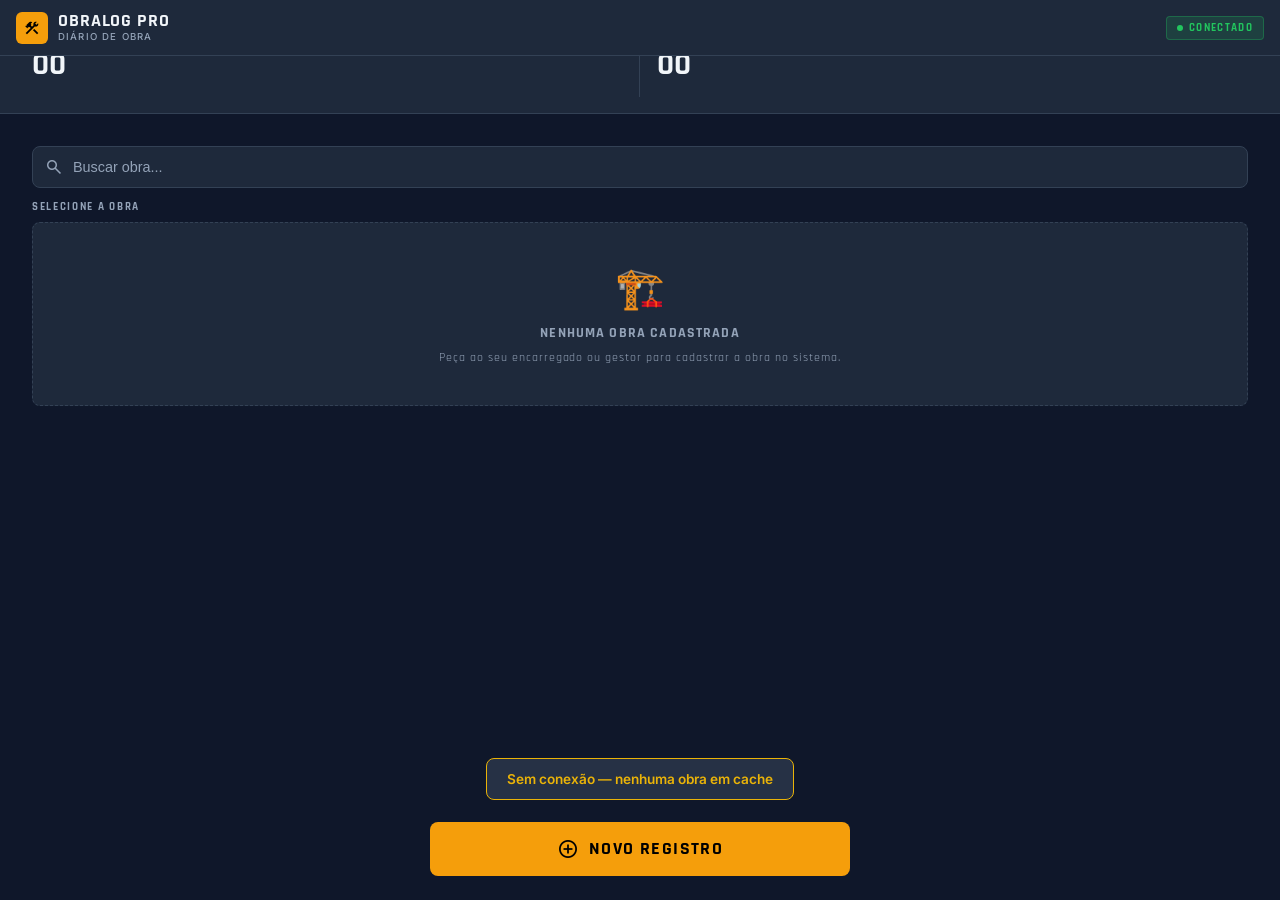
<file: index.html>
<!DOCTYPE html>
<html lang="pt-BR">
<head>
    <meta charset="utf-8">
    <meta name="viewport" content="width=device-width, initial-scale=1.0, maximum-scale=1.0, user-scalable=no">
    <meta name="theme-color" content="#0F172A">
    <title>OBRALOG PRO</title>
    
    <link rel="manifest" href="manifest.json">
    <link rel="apple-touch-icon" href="icon.png">
    <link rel="preconnect" href="https://fonts.googleapis.com">
    <link href="https://fonts.googleapis.com/css2?family=Rajdhani:wght@500;600;700&family=Inter:wght@400;500;600&display=swap" rel="stylesheet">
    <link href="https://fonts.googleapis.com/css2?family=Material+Symbols+Outlined:opsz,wght,FILL,GRAD@24,600,0,0" rel="stylesheet">

    <style>
        /* ============================================================
           DESIGN SYSTEM — OBRALOG PRO
           Tema: Industrial / Painel de Controle / Campo
        ============================================================ */
        :root {
            --bg:        #0F172A;
            --surface:   #1E293B;
            --surface2:  #263145;
            --border:    #334155;
            --primary:   #F59E0B;
            --primary-d: #D97706;
            --success:   #22C55E;
            --error:     #EF4444;
            --warn:      #EAB308;
            --text:      #F1F5F9;
            --muted:     #94A3B8;
            --radius:    8px;
        }

        * { box-sizing: border-box; margin: 0; padding: 0; -webkit-tap-highlight-color: transparent; }

        html, body {
            background: var(--bg);
            color: var(--text);
            font-family: 'Inter', system-ui, sans-serif;
            font-size: 16px;
            min-height: 100vh;
            overscroll-behavior: none;
        }

        /* HEADINGS — Rajdhani (militar/técnico) */
        .font-head { font-family: 'Rajdhani', sans-serif; }

        /* ---- UTILITÁRIOS ---- */
        .hidden { display: none !important; }
        .flex   { display: flex; }
        .col    { flex-direction: column; }
        .gap-8  { gap: 8px; }
        .gap-12 { gap: 12px; }
        .gap-16 { gap: 16px; }
        .center { align-items: center; justify-content: center; }

        /* ---- LOADING OVERLAY ---- */
        #loading-overlay {
            position: fixed; inset: 0; z-index: 200;
            background: rgba(15,23,42,0.92);
            display: none;
            flex-direction: column;
            align-items: center;
            justify-content: center;
            gap: 16px;
        }
        #loading-overlay.show { display: flex; }
        .spinner {
            width: 44px; height: 44px;
            border: 3px solid var(--border);
            border-top-color: var(--primary);
            border-radius: 50%;
            animation: spin 0.75s linear infinite;
        }
        @keyframes spin { to { transform: rotate(360deg); } }
        #loading-text {
            font-family: 'Rajdhani', sans-serif;
            font-size: 0.85rem;
            font-weight: 600;
            letter-spacing: 0.12em;
            text-transform: uppercase;
            color: var(--muted);
        }

        /* ---- TOAST ---- */
        #toast {
            position: fixed; bottom: 100px; left: 50%; transform: translateX(-50%) translateY(12px);
            background: var(--surface2);
            border: 1px solid var(--border);
            color: var(--text);
            padding: 12px 20px;
            border-radius: var(--radius);
            font-size: 0.85rem;
            font-weight: 600;
            white-space: nowrap;
            opacity: 0;
            transition: opacity 0.25s, transform 0.25s;
            z-index: 150;
            max-width: 90vw;
            white-space: normal;
            text-align: center;
        }
        #toast.show { opacity: 1; transform: translateX(-50%) translateY(0); }
        #toast.success { border-color: var(--success); color: var(--success); }
        #toast.warning { border-color: var(--warn);    color: var(--warn);    }
        #toast.error   { border-color: var(--error);   color: var(--error);   }

        /* ---- HEADER ---- */
        #app-header {
            position: fixed; top: 0; left: 0; right: 0; z-index: 100;
            background: var(--surface);
            border-bottom: 1px solid var(--border);
            padding: 0 16px;
            height: 56px;
            display: flex;
            align-items: center;
            justify-content: space-between;
            gap: 12px;
        }
        .header-logo {
            display: flex;
            align-items: center;
            gap: 10px;
            cursor: pointer;
        }
        .header-logo .logo-icon {
            width: 32px; height: 32px;
            background: var(--primary);
            border-radius: 6px;
            display: flex;
            align-items: center;
            justify-content: center;
        }
        .header-logo .logo-icon span { font-size: 18px; color: #000; }
        .header-logo .logo-text {
            font-family: 'Rajdhani', sans-serif;
            font-size: 1.1rem;
            font-weight: 700;
            letter-spacing: 0.05em;
            line-height: 1;
        }
        .header-logo .logo-sub {
            font-size: 0.6rem;
            color: var(--muted);
            letter-spacing: 0.12em;
            font-weight: 500;
        }
        
        /* Status badge no header */
        #online-badge {
            font-family: 'Rajdhani', sans-serif;
            font-size: 0.7rem;
            font-weight: 700;
            letter-spacing: 0.12em;
            padding: 4px 10px;
            border-radius: 4px;
            display: flex;
            align-items: center;
            gap: 6px;
        }
        #online-badge::before {
            content: '';
            width: 6px; height: 6px;
            border-radius: 50%;
            flex-shrink: 0;
        }
        #online-badge.online  { background: rgba(34,197,94,0.15); color: var(--success); border: 1px solid rgba(34,197,94,0.3); }
        #online-badge.online::before  { background: var(--success); }
        #online-badge.offline { background: rgba(239,68,68,0.15);  color: var(--error);   border: 1px solid rgba(239,68,68,0.3);  }
        #online-badge.offline::before { background: var(--error); animation: pulse-dot 1.5s infinite; }
        @keyframes pulse-dot { 0%,100%{opacity:1} 50%{opacity:0.3} }

        /* ---- TELA PRINCIPAL ---- */
        .screen { padding-top: 56px; min-height: 100vh; }

        /* ---- HOME ---- */
        #screen-home {
            padding: 0 16px 100px;
        }

        /* Resumo do dia */
        .home-stats {
            background: var(--surface);
            border-bottom: 1px solid var(--border);
            padding: 16px;
            display: grid;
            grid-template-columns: 1fr 1fr;
            gap: 1px;
            margin: 0 -16px;
        }
        .stat-block {
            padding: 16px;
            background: var(--surface);
        }
        .stat-block:first-child { border-right: 1px solid var(--border); }
        .stat-label {
            font-size: 0.65rem;
            font-weight: 600;
            letter-spacing: 0.12em;
            color: var(--muted);
            text-transform: uppercase;
            margin-bottom: 4px;
        }
        .stat-value {
            font-family: 'Rajdhani', sans-serif;
            font-size: 2rem;
            font-weight: 700;
            color: var(--text);
            line-height: 1;
        }
        .stat-value.has-pending { color: var(--warn); }

        /* Busca */
        .search-wrap {
            margin: 16px 0 12px;
            position: relative;
        }
        .search-wrap .material-symbols-outlined {
            position: absolute;
            left: 12px; top: 50%; transform: translateY(-50%);
            color: var(--muted);
            font-size: 20px;
            pointer-events: none;
        }
        #search-input {
            width: 100%;
            background: var(--surface);
            border: 1px solid var(--border);
            color: var(--text);
            padding: 12px 12px 12px 40px;
            border-radius: var(--radius);
            font-size: 0.9rem;
            outline: none;
            transition: border-color 0.2s;
        }
        #search-input:focus { border-color: var(--primary); }
        #search-input::placeholder { color: var(--muted); }

        /* Label secção */
        .section-label {
            font-family: 'Rajdhani', sans-serif;
            font-size: 0.7rem;
            font-weight: 700;
            letter-spacing: 0.15em;
            color: var(--muted);
            text-transform: uppercase;
            margin-bottom: 8px;
        }

        /* Cards de obra */
        #obras-list { display: flex; flex-direction: column; gap: 8px; }

        .obra-card {
            background: var(--surface);
            border: 1px solid var(--border);
            border-radius: var(--radius);
            overflow: hidden;
            cursor: pointer;
            transition: border-color 0.15s, transform 0.1s;
            display: flex;
            align-items: stretch;
            min-height: 88px;
            -webkit-user-select: none; user-select: none;
        }
        .obra-card:active { transform: scale(0.99); border-color: var(--primary); }

        .obra-card-accent {
            width: 4px;
            background: var(--border);
            flex-shrink: 0;
        }
        .obra-card.status-andamento .obra-card-accent { background: var(--success); }
        .obra-card.status-pendente  .obra-card-accent { background: var(--warn);    }
        .obra-card.status-registrada .obra-card-accent { background: var(--primary); }

        .obra-card-img {
            width: 72px;
            flex-shrink: 0;
            object-fit: cover;
        }
        .obra-card-img-placeholder {
            width: 72px;
            flex-shrink: 0;
            background: var(--surface2);
            display: flex;
            align-items: center;
            justify-content: center;
            font-size: 1.5rem;
        }
        .obra-card-body {
            flex: 1;
            padding: 12px 14px;
            display: flex;
            flex-direction: column;
            justify-content: center;
            gap: 4px;
            min-width: 0;
        }
        .obra-card-id {
            font-size: 0.65rem;
            font-weight: 600;
            letter-spacing: 0.1em;
            color: var(--primary);
            font-family: 'Rajdhani', sans-serif;
        }
        .obra-card-name {
            font-family: 'Rajdhani', sans-serif;
            font-size: 1rem;
            font-weight: 700;
            color: var(--text);
            white-space: nowrap;
            overflow: hidden;
            text-overflow: ellipsis;
        }
        .obra-card-manager {
            font-size: 0.75rem;
            color: var(--muted);
            white-space: nowrap;
            overflow: hidden;
            text-overflow: ellipsis;
        }
        .obra-card-badge {
            font-family: 'Rajdhani', sans-serif;
            font-size: 0.65rem;
            font-weight: 700;
            letter-spacing: 0.1em;
            padding: 2px 8px;
            border-radius: 4px;
            align-self: flex-start;
        }
        .badge-em-andamento { background: rgba(34,197,94,0.15);  color: var(--success); }
        .badge-pendente      { background: rgba(234,179,8,0.15);   color: var(--warn);    }
        .badge-registrada    { background: rgba(245,158,11,0.15);  color: var(--primary); }

        .obra-card-arrow {
            display: flex;
            align-items: center;
            padding-right: 14px;
            color: var(--muted);
        }

        /* Empty state */
        .empty-state {
            background: var(--surface);
            border: 1px dashed var(--border);
            border-radius: var(--radius);
            padding: 40px 24px;
            text-align: center;
        }
        .empty-state .icon { font-size: 2.5rem; margin-bottom: 12px; }
        .empty-state .msg {
            font-family: 'Rajdhani', sans-serif;
            font-weight: 700;
            font-size: 0.9rem;
            letter-spacing: 0.08em;
            color: var(--muted);
        }

        /* Botão principal da home */
        #btn-registrar-home {
            position: fixed;
            bottom: 24px;
            left: 50%; transform: translateX(-50%);
            width: calc(100% - 32px);
            max-width: 420px;
            background: var(--primary);
            color: #000;
            font-family: 'Rajdhani', sans-serif;
            font-size: 1.1rem;
            font-weight: 700;
            letter-spacing: 0.08em;
            padding: 16px;
            border: none;
            border-radius: var(--radius);
            cursor: pointer;
            display: flex;
            align-items: center;
            justify-content: center;
            gap: 10px;
            transition: background 0.2s, transform 0.1s;
            z-index: 50;
        }
        #btn-registrar-home:active { background: var(--primary-d); transform: translateX(-50%) scale(0.99); }
        #btn-registrar-home .material-symbols-outlined { font-size: 22px; }

        /* ============================================================
           TELA DE STEPS
        ============================================================ */
        #screen-steps { display: none; padding-bottom: 100px; }

        /* Banner da obra selecionada */
        #obra-banner {
            background: var(--surface);
            border-bottom: 1px solid var(--border);
            padding: 10px 16px;
            display: flex;
            align-items: center;
            gap: 12px;
        }
        .banner-back {
            background: none; border: none; color: var(--muted);
            cursor: pointer; padding: 4px;
            display: flex; align-items: center;
        }
        .banner-back:active { color: var(--text); }
        .banner-info { flex: 1; min-width: 0; }
        #obra-banner-name {
            font-family: 'Rajdhani', sans-serif;
            font-size: 1rem;
            font-weight: 700;
            color: var(--text);
            white-space: nowrap; overflow: hidden; text-overflow: ellipsis;
        }
        #obra-banner-id { font-size: 0.65rem; color: var(--primary); font-weight: 600; letter-spacing: 0.1em; }

        /* Step nav — bolas numeradas */
        #step-nav {
            background: var(--surface);
            border-bottom: 1px solid var(--border);
            padding: 14px 16px;
            display: flex;
            align-items: center;
            gap: 0;
        }
        .step-dot {
            width: 28px; height: 28px;
            border-radius: 50%;
            background: var(--surface2);
            border: 1px solid var(--border);
            color: var(--muted);
            font-family: 'Rajdhani', sans-serif;
            font-size: 0.8rem;
            font-weight: 700;
            display: flex;
            align-items: center;
            justify-content: center;
            flex-shrink: 0;
            transition: background 0.2s, border-color 0.2s, color 0.2s;
        }
        .step-dot.done {
            background: rgba(34,197,94,0.15);
            border-color: var(--success);
            color: var(--success);
        }
        .step-dot.active {
            background: var(--primary);
            border-color: var(--primary);
            color: #000;
        }
        .step-connector {
            flex: 1;
            height: 2px;
            background: var(--border);
            transition: background 0.3s;
        }
        .step-connector.done { background: var(--success); }

        /* Progress bar fina */
        #progress-bar {
            height: 3px;
            background: var(--border);
            position: relative;
        }
        #progress-fill {
            height: 100%;
            background: var(--primary);
            transition: width 0.3s ease;
        }

        /* Header do step atual */
        #step-header {
            padding: 20px 16px 12px;
        }
        #step-label {
            font-size: 0.65rem;
            font-weight: 600;
            letter-spacing: 0.15em;
            color: var(--primary);
            text-transform: uppercase;
            margin-bottom: 4px;
        }
        #step-title {
            font-family: 'Rajdhani', sans-serif;
            font-size: 1.6rem;
            font-weight: 700;
            color: var(--text);
            line-height: 1.1;
        }

        /* Corpo do step */
        #step-body { padding: 0 16px; }

        /* ---- BOTÃO NEXT ---- */
        #btn-next-wrap {
            position: fixed;
            bottom: 0; left: 0; right: 0;
            background: var(--bg);
            border-top: 1px solid var(--border);
            padding: 16px;
            z-index: 50;
        }
        #btn-next {
            width: 100%;
            background: var(--primary);
            color: #000;
            font-family: 'Rajdhani', sans-serif;
            font-size: 1.15rem;
            font-weight: 700;
            letter-spacing: 0.1em;
            padding: 16px;
            border: none;
            border-radius: var(--radius);
            cursor: pointer;
            display: flex;
            align-items: center;
            justify-content: center;
            gap: 10px;
            transition: background 0.2s, transform 0.1s, opacity 0.2s;
        }
        #btn-next:disabled {
            opacity: 0.4;
            cursor: not-allowed;
        }
        #btn-next:not(:disabled):active { transform: scale(0.99); background: var(--primary-d); }
        #btn-next.dark {
            background: var(--success);
        }
        #btn-next.dark:not(:disabled):active { background: #16a34a; }

        /* ============================================================
           COMPONENTS DE STEPS
        ============================================================ */

        /* Hint */
        .step-hint {
            font-size: 0.85rem;
            color: var(--muted);
            margin-bottom: 16px;
            line-height: 1.5;
        }

        /* FOTO */
        .photo-zone {
            background: var(--surface);
            border: 2px dashed var(--border);
            border-radius: var(--radius);
            aspect-ratio: 4/3;
            display: flex;
            align-items: center;
            justify-content: center;
            overflow: hidden;
            cursor: pointer;
            position: relative;
            margin-bottom: 12px;
            transition: border-color 0.2s;
        }
        .photo-zone:active { border-color: var(--primary); }
        .photo-zone.has-photo { border-style: solid; border-color: var(--success); }
        .photo-zone img { width: 100%; height: 100%; object-fit: cover; display: block; }
        .photo-zone-placeholder {
            display: flex; flex-direction: column;
            align-items: center; gap: 8px;
            color: var(--muted);
        }
        .photo-zone-placeholder .icon { font-size: 2.5rem; }
        .photo-zone-placeholder .text {
            font-family: 'Rajdhani', sans-serif;
            font-size: 0.85rem;
            font-weight: 700;
            letter-spacing: 0.1em;
            text-align: center;
        }
        .photo-zone.has-photo .photo-zone-placeholder { display: none; }

        /* BUTTONS */
        .btn-primary {
            width: 100%;
            background: var(--primary);
            color: #000;
            font-family: 'Rajdhani', sans-serif;
            font-size: 1rem;
            font-weight: 700;
            letter-spacing: 0.08em;
            padding: 14px 16px;
            border: none;
            border-radius: var(--radius);
            cursor: pointer;
            display: flex;
            align-items: center;
            justify-content: center;
            gap: 8px;
            transition: background 0.15s, transform 0.1s;
            margin-bottom: 8px;
        }
        .btn-primary:active { background: var(--primary-d); transform: scale(0.99); }

        .btn-secondary {
            width: 100%;
            background: transparent;
            color: var(--muted);
            font-family: 'Rajdhani', sans-serif;
            font-size: 0.9rem;
            font-weight: 600;
            letter-spacing: 0.06em;
            padding: 14px 16px;
            border: 1px solid var(--border);
            border-radius: var(--radius);
            cursor: pointer;
            display: flex;
            align-items: center;
            justify-content: center;
            gap: 8px;
            transition: border-color 0.15s, color 0.15s, transform 0.1s;
            margin-bottom: 8px;
        }
        .btn-secondary:active { border-color: var(--text); color: var(--text); transform: scale(0.99); }

        /* ALERTS */
        .field-alert {
            background: rgba(239,68,68,0.1);
            border: 1px solid rgba(239,68,68,0.3);
            border-radius: var(--radius);
            padding: 12px 14px;
            display: flex;
            align-items: flex-start;
            gap: 10px;
            margin-bottom: 12px;
        }
        .field-tip {
            background: rgba(34,197,94,0.1);
            border: 1px solid rgba(34,197,94,0.3);
            border-radius: var(--radius);
            padding: 12px 14px;
            display: flex;
            align-items: flex-start;
            gap: 10px;
            margin-bottom: 12px;
        }
        .field-warn {
            background: rgba(234,179,8,0.1);
            border: 1px solid rgba(234,179,8,0.3);
            border-radius: var(--radius);
            padding: 12px 14px;
            display: flex;
            align-items: flex-start;
            gap: 10px;
            margin-bottom: 12px;
        }
        .alert-icon { font-size: 1rem; flex-shrink: 0; margin-top: 1px; }
        .alert-text { font-size: 0.82rem; color: var(--text); line-height: 1.5; }
        .alert-text strong { display: block; margin-bottom: 2px; }

        /* ATIVIDADES */
        .atividade-grid {
            display: grid;
            grid-template-columns: 1fr 1fr;
            gap: 8px;
            margin-bottom: 8px;
        }
        .atividade-btn {
            background: var(--surface);
            border: 1px solid var(--border);
            border-radius: var(--radius);
            padding: 16px 12px;
            cursor: pointer;
            display: flex;
            flex-direction: column;
            align-items: center;
            gap: 6px;
            position: relative;
            transition: border-color 0.15s, background 0.15s, transform 0.1s;
            -webkit-user-select: none; user-select: none;
        }
        .atividade-btn:active { transform: scale(0.97); }
        .atividade-btn.selected {
            border-color: var(--primary);
            background: rgba(245,158,11,0.1);
        }
        .atividade-btn .check {
            position: absolute; top: 6px; right: 8px;
            font-size: 0.7rem; color: var(--primary);
            opacity: 0; transition: opacity 0.15s;
        }
        .atividade-btn.selected .check { opacity: 1; }
        .atividade-btn .icon { font-size: 1.6rem; }
        .atividade-btn .label {
            font-family: 'Rajdhani', sans-serif;
            font-size: 0.8rem;
            font-weight: 700;
            letter-spacing: 0.06em;
            color: var(--text);
            text-align: center;
        }

        .atividade-outro {
            background: var(--surface);
            border: 1px solid var(--border);
            border-radius: var(--radius);
            padding: 14px 16px;
            display: flex;
            align-items: center;
            justify-content: space-between;
            cursor: pointer;
            margin-bottom: 8px;
            transition: border-color 0.15s, background 0.15s;
        }
        .atividade-outro.selected-outro { border-color: var(--primary); background: rgba(245,158,11,0.08); }
        .atividade-outro .label {
            font-family: 'Rajdhani', sans-serif;
            font-size: 0.9rem;
            font-weight: 700;
            letter-spacing: 0.06em;
            color: var(--text);
        }
        .atividade-outro span { color: var(--muted); font-size: 1.2rem; }

        /* Sim/Não */
        .sim-nao-grid {
            display: grid;
            grid-template-columns: 1fr 1fr;
            gap: 12px;
            margin-bottom: 20px;
        }
        .sn-btn {
            background: var(--surface);
            border: 2px solid var(--border);
            border-radius: var(--radius);
            padding: 24px 12px;
            cursor: pointer;
            display: flex;
            flex-direction: column;
            align-items: center;
            gap: 8px;
            transition: border-color 0.15s, background 0.15s, transform 0.1s;
        }
        .sn-btn:active { transform: scale(0.97); }
        .sn-btn.selected-sim { border-color: var(--error);   background: rgba(239,68,68,0.1); }
        .sn-btn.selected-nao { border-color: var(--success); background: rgba(34,197,94,0.1); }
        .sn-label {
            font-family: 'Rajdhani', sans-serif;
            font-size: 1.5rem;
            font-weight: 700;
            color: var(--text);
        }
        .sn-icon { font-size: 1.5rem; }

        .categoria-label {
            font-family: 'Rajdhani', sans-serif;
            font-size: 0.7rem;
            font-weight: 700;
            letter-spacing: 0.12em;
            color: var(--muted);
            text-transform: uppercase;
            margin-bottom: 8px;
        }
        .categoria-list { display: flex; flex-direction: column; gap: 6px; margin-bottom: 12px; }
        .categoria-item {
            background: var(--surface);
            border: 1px solid var(--border);
            border-radius: var(--radius);
            padding: 12px 14px;
            display: flex;
            align-items: center;
            justify-content: space-between;
            cursor: pointer;
            transition: border-color 0.15s, background 0.15s, transform 0.1s;
        }
        .categoria-item:active { transform: scale(0.99); }
        .categoria-item.selected { border-color: var(--error); background: rgba(239,68,68,0.08); }
        .cat-name {
            font-family: 'Rajdhani', sans-serif;
            font-size: 0.9rem;
            font-weight: 700;
            color: var(--text);
            letter-spacing: 0.04em;
        }
        .cat-sub { font-size: 0.72rem; color: var(--muted); margin-top: 2px; }
        .cat-icon { font-size: 1.2rem; }

        .textarea-problema {
            width: 100%;
            background: var(--surface);
            border: 1px solid var(--border);
            color: var(--text);
            padding: 12px 14px;
            border-radius: var(--radius);
            font-size: 0.9rem;
            font-family: 'Inter', sans-serif;
            resize: none;
            outline: none;
            margin-bottom: 12px;
            transition: border-color 0.2s;
        }
        .textarea-problema:focus { border-color: var(--primary); }
        .textarea-problema::placeholder { color: var(--muted); }

        /* MEDIÇÃO */
        .medicao-chips {
            display: grid;
            grid-template-columns: repeat(4, 1fr);
            gap: 8px;
            margin-bottom: 16px;
        }
        .chip-btn {
            background: var(--surface);
            border: 1px solid var(--border);
            border-radius: var(--radius);
            padding: 14px 8px;
            cursor: pointer;
            display: flex;
            flex-direction: column;
            align-items: center;
            gap: 2px;
            transition: border-color 0.15s, background 0.15s, transform 0.1s;
        }
        .chip-btn:active { transform: scale(0.95); }
        .chip-btn.selected { border-color: var(--primary); background: rgba(245,158,11,0.1); }
        .chip-val {
            font-family: 'Rajdhani', sans-serif;
            font-size: 1.3rem;
            font-weight: 700;
            color: var(--text);
        }
        .chip-unit { font-size: 0.6rem; color: var(--muted); font-weight: 600; letter-spacing: 0.08em; }

        .medicao-manual-label {
            font-size: 0.65rem;
            font-weight: 600;
            letter-spacing: 0.12em;
            color: var(--muted);
            text-transform: uppercase;
            margin-bottom: 8px;
        }
        .medicao-input-wrap {
            background: var(--surface);
            border: 1px solid var(--border);
            border-radius: var(--radius);
            display: flex;
            align-items: center;
            padding: 0 14px;
            margin-bottom: 16px;
            transition: border-color 0.2s;
        }
        .medicao-input-wrap:focus-within { border-color: var(--primary); }
        .medicao-input {
            flex: 1;
            background: none;
            border: none;
            color: var(--text);
            font-family: 'Rajdhani', sans-serif;
            font-size: 2rem;
            font-weight: 700;
            padding: 16px 0;
            outline: none;
            min-width: 0;
        }
        .medicao-input::placeholder { color: var(--muted); }

        /* RESUMO */
        .resumo-card {
            background: var(--surface);
            border: 1px solid var(--border);
            border-radius: var(--radius);
            overflow: hidden;
            margin-bottom: 12px;
        }
        .resumo-row {
            padding: 12px 16px;
            border-bottom: 1px solid var(--border);
            display: flex;
            flex-direction: column;
            gap: 2px;
        }
        .resumo-row:last-child { border-bottom: none; }
        .resumo-sublabel {
            font-size: 0.6rem;
            font-weight: 600;
            letter-spacing: 0.12em;
            color: var(--muted);
            text-transform: uppercase;
        }
        .resumo-value {
            font-family: 'Rajdhani', sans-serif;
            font-size: 1rem;
            font-weight: 700;
            color: var(--text);
        }
        .resumo-value.big {
            font-size: 1.5rem;
            color: var(--primary);
        }

        .resumo-problema-card {
            background: rgba(239,68,68,0.08);
            border: 1px solid rgba(239,68,68,0.3);
            border-radius: var(--radius);
            padding: 14px 16px;
            display: flex;
            gap: 12px;
            margin-bottom: 12px;
        }
        .rp-icon { font-size: 1.2rem; flex-shrink: 0; }
        .rp-title { font-family: 'Rajdhani', sans-serif; font-size: 0.85rem; font-weight: 700; color: var(--error); margin-bottom: 4px; }
        .rp-text  { font-size: 0.82rem; color: var(--text); line-height: 1.5; }

        .media-section-label {
            font-size: 0.65rem;
            font-weight: 600;
            letter-spacing: 0.12em;
            color: var(--muted);
            text-transform: uppercase;
            margin-bottom: 8px;
        }
        .media-grid { margin-bottom: 12px; }
        .media-thumb {
            width: 100%;
            aspect-ratio: 16/9;
            object-fit: cover;
            border-radius: var(--radius);
            border: 1px solid var(--border);
            display: block;
        }

        /* Inputs genéricos */
        .search-input {
            width: 100%;
            background: var(--surface);
            border: 1px solid var(--border);
            color: var(--text);
            padding: 12px 14px;
            border-radius: var(--radius);
            font-size: 0.9rem;
            outline: none;
            transition: border-color 0.2s;
        }
        .search-input:focus { border-color: var(--primary); }
        .search-input::placeholder { color: var(--muted); }

    </style>
</head>

<body>

    <!-- Loading -->
    <div id="loading-overlay">
        <div class="spinner"></div>
        <p id="loading-text">AGUARDE...</p>
    </div>

    <!-- Toast -->
    <div id="toast"></div>

    <!-- Header global -->
    <header id="app-header">
        <div class="header-logo" onclick="voltarHome()">
            <div class="logo-icon">
                <span class="material-symbols-outlined">construction</span>
            </div>
            <div>
                <div class="logo-text font-head">OBRALOG PRO</div>
                <div class="logo-sub">DIÁRIO DE OBRA</div>
            </div>
        </div>
        <div id="online-badge" class="online">CONECTADO</div>
    </header>

    <!-- ============================================================
         TELA HOME
    ============================================================ -->
    <div id="screen-home" class="screen">

        <div class="home-stats">
            <div class="stat-block">
                <div class="stat-label">Obras ativas</div>
                <div class="stat-value" id="stat-obras">00</div>
            </div>
            <div class="stat-block">
                <div class="stat-label">Pendentes envio</div>
                <div class="stat-value" id="stat-pending">00</div>
            </div>
        </div>

        <div style="padding:16px">

            <div class="search-wrap">
                <span class="material-symbols-outlined">search</span>
                <input type="search" id="search-input" placeholder="Buscar obra...">
            </div>

            <div class="section-label">Selecione a obra</div>

            <div id="obras-list">
                <div class="empty-state" style="animation: pulse-dot 1.5s infinite">
                    <div class="icon">⏳</div>
                    <div class="msg">CARREGANDO...</div>
                </div>
            </div>

        </div>

        <button id="btn-registrar-home">
            <span class="material-symbols-outlined">add_circle</span>
            NOVO REGISTRO
        </button>
    </div>

    <!-- ============================================================
         TELA DE STEPS
    ============================================================ -->
    <div id="screen-steps" class="screen">

        <!-- Banner obra selecionada -->
        <div id="obra-banner">
            <button class="banner-back" onclick="voltarHome()" aria-label="Voltar">
                <span class="material-symbols-outlined">arrow_back</span>
            </button>
            <div class="banner-info">
                <div id="obra-banner-name">—</div>
                <div id="obra-banner-id">—</div>
            </div>
        </div>

        <!-- Step nav visual -->
        <div id="step-nav"></div>

        <!-- Progress bar -->
        <div id="progress-bar">
            <div id="progress-fill" style="width:0%"></div>
        </div>

        <!-- Header do step -->
        <div id="step-header">
            <div id="step-label">ETAPA 1 DE 5</div>
            <div id="step-title" class="font-head">—</div>
        </div>

        <!-- Conteúdo do step -->
        <div id="step-body"></div>

        <!-- Botão next fixo -->
        <div id="btn-next-wrap">
            <button id="btn-next" onclick="avancar()">CONTINUAR →</button>
        </div>

    </div>

    <script src="storage.js"></script>
    <script src="api.js"></script>
    <script src="app.js"></script>
</body>
</html>
</file>
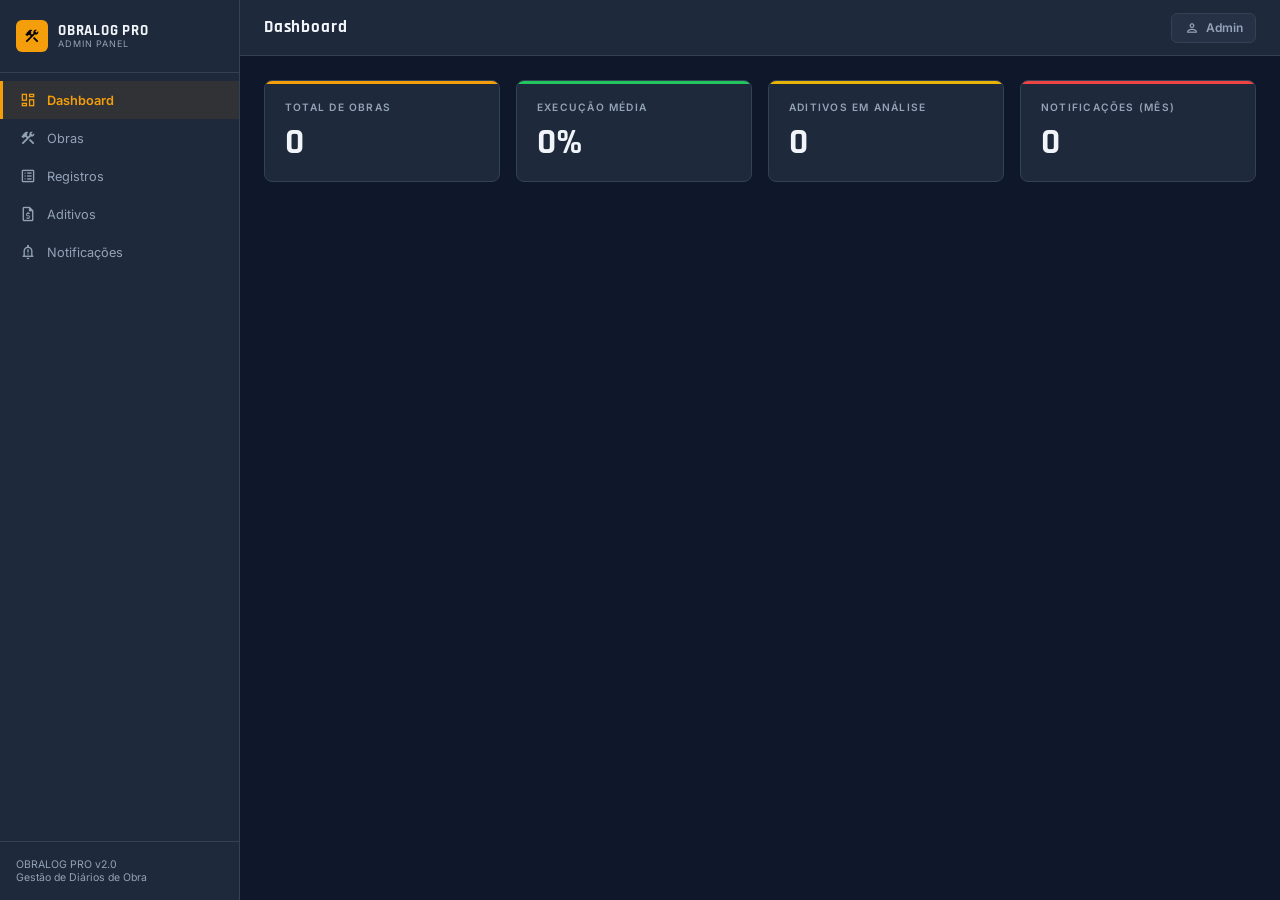
<file: admin/index.html>
<!DOCTYPE html>
<html lang="pt-BR">
<head>
    <meta charset="UTF-8">
    <meta name="viewport" content="width=device-width, initial-scale=1.0">
    <title>OBRALOG PRO — Painel Admin</title>
    <link rel="preconnect" href="https://fonts.googleapis.com">
    <link href="https://fonts.googleapis.com/css2?family=Rajdhani:wght@500;600;700&family=Inter:wght@400;500;600&display=swap" rel="stylesheet">
    <link href="https://fonts.googleapis.com/css2?family=Material+Symbols+Outlined:opsz,wght,FILL,GRAD@24,500,0,0" rel="stylesheet">
    <style>
        /* ============================================================
           ADMIN DESIGN SYSTEM — OBRALOG PRO
        ============================================================ */
        :root {
            --bg:        #0F172A;
            --surface:   #1E293B;
            --surface2:  #263145;
            --border:    #334155;
            --primary:   #F59E0B;
            --primary-d: #D97706;
            --success:   #22C55E;
            --error:     #EF4444;
            --warn:      #EAB308;
            --text:      #F1F5F9;
            --muted:     #94A3B8;
            --radius:    8px;
            --sidebar-w: 240px;
        }

        * { box-sizing: border-box; margin: 0; padding: 0; -webkit-tap-highlight-color: transparent; }

        html, body {
            background: var(--bg);
            color: var(--text);
            font-family: 'Inter', system-ui, sans-serif;
            font-size: 15px;
            height: 100%;
            overflow: hidden;
        }

        .font-head { font-family: 'Rajdhani', sans-serif; }
        .hidden { display: none !important; }

        /* ============================================================
           LAYOUT
        ============================================================ */
        #app-shell {
            display: flex;
            height: 100vh;
        }

        /* ---- SIDEBAR ---- */
        #sidebar {
            width: var(--sidebar-w);
            background: var(--surface);
            border-right: 1px solid var(--border);
            display: flex;
            flex-direction: column;
            flex-shrink: 0;
            overflow-y: auto;
        }

        .sidebar-logo {
            padding: 20px 16px;
            border-bottom: 1px solid var(--border);
            display: flex;
            align-items: center;
            gap: 10px;
        }
        .logo-icon {
            width: 32px; height: 32px;
            background: var(--primary);
            border-radius: 6px;
            display: flex; align-items: center; justify-content: center;
            flex-shrink: 0;
        }
        .logo-icon .material-symbols-outlined { font-size: 18px; color: #000; }
        .logo-text {
            font-family: 'Rajdhani', sans-serif;
            font-size: 1rem;
            font-weight: 700;
            letter-spacing: 0.05em;
            line-height: 1;
        }
        .logo-sub { font-size: 0.6rem; color: var(--muted); letter-spacing: 0.1em; }

        .sidebar-nav {
            flex: 1;
            padding: 8px 0;
        }
        .nav-item {
            width: 100%;
            background: none;
            border: none;
            color: var(--muted);
            padding: 10px 16px;
            text-align: left;
            font-size: 0.85rem;
            font-family: 'Inter', sans-serif;
            cursor: pointer;
            display: flex;
            align-items: center;
            gap: 10px;
            border-left: 3px solid transparent;
            transition: background 0.15s, color 0.15s, border-color 0.15s;
        }
        .nav-item:hover { background: var(--surface2); color: var(--text); }
        .nav-item.active {
            background: rgba(245,158,11,0.08);
            color: var(--primary);
            border-left-color: var(--primary);
            font-weight: 600;
        }
        .nav-item .material-symbols-outlined { font-size: 18px; }

        .sidebar-footer {
            padding: 16px;
            border-top: 1px solid var(--border);
            font-size: 0.7rem;
            color: var(--muted);
        }

        /* ---- MAIN ---- */
        #main {
            flex: 1;
            display: flex;
            flex-direction: column;
            overflow: hidden;
        }

        /* Top header */
        #top-header {
            background: var(--surface);
            border-bottom: 1px solid var(--border);
            padding: 0 24px;
            height: 56px;
            display: flex;
            align-items: center;
            justify-content: space-between;
            flex-shrink: 0;
        }
        #page-title {
            font-family: 'Rajdhani', sans-serif;
            font-size: 1.1rem;
            font-weight: 700;
            letter-spacing: 0.05em;
        }
        .header-actions { display: flex; align-items: center; gap: 12px; }
        .user-badge {
            background: var(--surface2);
            border: 1px solid var(--border);
            border-radius: 6px;
            padding: 6px 12px;
            font-size: 0.8rem;
            font-weight: 600;
            color: var(--muted);
            display: flex;
            align-items: center;
            gap: 6px;
        }
        .user-badge .material-symbols-outlined { font-size: 16px; }

        /* Content area */
        #content-area {
            flex: 1;
            overflow-y: auto;
            padding: 24px;
        }

        /* ============================================================
           VIEWS
        ============================================================ */
        .view-section { animation: fadein 0.2s ease; }
        @keyframes fadein { from { opacity: 0; transform: translateY(4px); } to { opacity: 1; transform: translateY(0); } }

        /* ---- DASHBOARD ---- */
        .dashboard-cards {
            display: grid;
            grid-template-columns: repeat(auto-fit, minmax(180px, 1fr));
            gap: 16px;
            margin-bottom: 24px;
        }
        .kpi-card {
            background: var(--surface);
            border: 1px solid var(--border);
            border-radius: var(--radius);
            padding: 20px;
            position: relative;
            overflow: hidden;
        }
        .kpi-card::before {
            content: '';
            position: absolute;
            top: 0; left: 0; right: 0;
            height: 3px;
            background: var(--border);
        }
        .kpi-card.accent-primary::before { background: var(--primary); }
        .kpi-card.accent-success::before { background: var(--success); }
        .kpi-card.accent-warn::before    { background: var(--warn);    }
        .kpi-card.accent-error::before   { background: var(--error);   }
        .kpi-label {
            font-size: 0.68rem;
            font-weight: 600;
            letter-spacing: 0.12em;
            color: var(--muted);
            text-transform: uppercase;
            margin-bottom: 12px;
        }
        .kpi-value {
            font-family: 'Rajdhani', sans-serif;
            font-size: 2.4rem;
            font-weight: 700;
            color: var(--text);
            line-height: 1;
        }

        /* ---- SECTION HEADER ---- */
        .section-header {
            display: flex;
            align-items: center;
            justify-content: space-between;
            margin-bottom: 16px;
            gap: 12px;
        }
        .section-header h2 {
            font-family: 'Rajdhani', sans-serif;
            font-size: 1.1rem;
            font-weight: 700;
            letter-spacing: 0.04em;
        }

        /* ---- BUTTONS ---- */
        .btn-primary {
            background: var(--primary);
            color: #000;
            font-family: 'Rajdhani', sans-serif;
            font-size: 0.85rem;
            font-weight: 700;
            letter-spacing: 0.08em;
            padding: 10px 18px;
            border: none;
            border-radius: var(--radius);
            cursor: pointer;
            display: inline-flex;
            align-items: center;
            gap: 6px;
            transition: background 0.15s, transform 0.1s;
            white-space: nowrap;
        }
        .btn-primary:hover  { background: var(--primary-d); }
        .btn-primary:active { transform: scale(0.98); }
        .btn-primary .material-symbols-outlined { font-size: 16px; }

        .btn-ghost {
            background: transparent;
            color: var(--muted);
            font-family: 'Inter', sans-serif;
            font-size: 0.8rem;
            font-weight: 500;
            padding: 8px 12px;
            border: 1px solid var(--border);
            border-radius: var(--radius);
            cursor: pointer;
            display: inline-flex;
            align-items: center;
            gap: 6px;
            transition: border-color 0.15s, color 0.15s;
        }
        .btn-ghost:hover { border-color: var(--text); color: var(--text); }
        .btn-ghost .material-symbols-outlined { font-size: 16px; }

        /* ---- FILTERS ---- */
        .filters {
            display: flex;
            gap: 8px;
            align-items: center;
            flex-wrap: wrap;
        }
        .filters select,
        .filters input[type="date"] {
            background: var(--surface2);
            border: 1px solid var(--border);
            color: var(--text);
            padding: 8px 12px;
            border-radius: var(--radius);
            font-size: 0.82rem;
            font-family: 'Inter', sans-serif;
            outline: none;
            transition: border-color 0.2s;
        }
        .filters select:focus,
        .filters input:focus { border-color: var(--primary); }
        .filters select option { background: var(--surface); }

        /* ---- TABLE ---- */
        .table-container {
            background: var(--surface);
            border: 1px solid var(--border);
            border-radius: var(--radius);
            overflow: hidden;
        }
        table {
            width: 100%;
            border-collapse: collapse;
        }
        thead { background: var(--surface2); }
        th {
            padding: 10px 16px;
            text-align: left;
            font-size: 0.65rem;
            font-weight: 600;
            letter-spacing: 0.12em;
            color: var(--muted);
            text-transform: uppercase;
            border-bottom: 1px solid var(--border);
            white-space: nowrap;
        }
        td {
            padding: 12px 16px;
            font-size: 0.85rem;
            border-bottom: 1px solid var(--border);
            vertical-align: middle;
        }
        tr:last-child td { border-bottom: none; }
        tbody tr:hover { background: var(--surface2); }
        .td-id {
            font-family: 'Rajdhani', sans-serif;
            font-size: 0.75rem;
            color: var(--primary);
            letter-spacing: 0.08em;
        }
        .td-name { font-weight: 600; color: var(--text); }
        .td-muted { color: var(--muted); }

        /* Badges */
        .badge {
            font-family: 'Rajdhani', sans-serif;
            font-size: 0.65rem;
            font-weight: 700;
            letter-spacing: 0.08em;
            padding: 3px 10px;
            border-radius: 4px;
            display: inline-block;
            text-transform: uppercase;
        }
        .badge.em-analise  { background: rgba(245,158,11,0.15);  color: var(--primary); }
        .badge.aprovado    { background: rgba(34,197,94,0.15);   color: var(--success); }
        .badge.reincidente { background: rgba(239,68,68,0.15);   color: var(--error);   }
        .badge.andamento   { background: rgba(34,197,94,0.12);   color: var(--success); }
        .badge.pausado     { background: rgba(234,179,8,0.12);   color: var(--warn);    }

        /* Action buttons na tabela */
        .btn-table {
            background: var(--surface2);
            border: 1px solid var(--border);
            color: var(--muted);
            padding: 5px 10px;
            border-radius: 5px;
            cursor: pointer;
            font-size: 0.75rem;
            font-family: 'Inter', sans-serif;
            transition: border-color 0.15s, color 0.15s;
        }
        .btn-table:hover { border-color: var(--primary); color: var(--primary); }

        /* ---- REGISTROS GRID ---- */
        .registros-grid {
            display: grid;
            grid-template-columns: repeat(auto-fill, minmax(280px, 1fr));
            gap: 16px;
        }
        .registro-card {
            background: var(--surface);
            border: 1px solid var(--border);
            border-radius: var(--radius);
            overflow: hidden;
            transition: border-color 0.15s;
        }
        .registro-card:hover { border-color: var(--primary); }
        .registro-card-top {
            border-left: 4px solid var(--primary);
            padding: 14px 16px;
        }
        .registro-card h4 {
            font-family: 'Rajdhani', sans-serif;
            font-size: 1rem;
            font-weight: 700;
            margin-bottom: 4px;
        }
        .registro-card .meta {
            font-size: 0.75rem;
            color: var(--muted);
        }
        .registro-card-body {
            padding: 12px 16px;
            border-top: 1px solid var(--border);
        }
        .registro-row {
            display: flex;
            justify-content: space-between;
            font-size: 0.8rem;
            margin-bottom: 6px;
        }
        .registro-row:last-child { margin-bottom: 0; }
        .registro-row span:first-child { color: var(--muted); }
        .registro-row span:last-child  { font-weight: 600; }

        /* ---- MODAL ---- */
        .modal-overlay {
            position: fixed; inset: 0; z-index: 200;
            background: rgba(15,23,42,0.85);
            display: none;
            align-items: center;
            justify-content: center;
            padding: 24px;
        }
        .modal-overlay.open { display: flex; }
        .modal {
            background: var(--surface);
            border: 1px solid var(--border);
            border-radius: var(--radius);
            width: 100%;
            max-width: 480px;
            overflow: hidden;
            animation: fadein 0.2s ease;
        }
        .modal-header {
            background: var(--surface2);
            border-bottom: 1px solid var(--border);
            padding: 16px 20px;
            display: flex;
            align-items: center;
            justify-content: space-between;
        }
        .modal-header h3 {
            font-family: 'Rajdhani', sans-serif;
            font-size: 1rem;
            font-weight: 700;
            letter-spacing: 0.05em;
        }
        .modal-close {
            background: none;
            border: none;
            color: var(--muted);
            cursor: pointer;
            display: flex;
            align-items: center;
            padding: 4px;
            border-radius: 4px;
            transition: color 0.15s;
        }
        .modal-close:hover { color: var(--text); }
        .modal-body { padding: 20px; }
        .modal-footer {
            padding: 16px 20px;
            border-top: 1px solid var(--border);
            display: flex;
            justify-content: flex-end;
            gap: 8px;
        }

        /* Form fields */
        .field-group { margin-bottom: 16px; }
        .field-label {
            display: block;
            font-size: 0.68rem;
            font-weight: 600;
            letter-spacing: 0.1em;
            color: var(--muted);
            text-transform: uppercase;
            margin-bottom: 6px;
        }
        .field-input {
            width: 100%;
            background: var(--bg);
            border: 1px solid var(--border);
            color: var(--text);
            padding: 10px 12px;
            border-radius: var(--radius);
            font-size: 0.9rem;
            font-family: 'Inter', sans-serif;
            outline: none;
            transition: border-color 0.2s;
        }
        .field-input:focus { border-color: var(--primary); }
        .field-input::placeholder { color: var(--muted); }
        select.field-input option { background: var(--surface); }

        /* ---- LOADING OVERLAY ---- */
        #loading-overlay {
            position: fixed; inset: 0; z-index: 300;
            background: rgba(15,23,42,0.85);
            display: none;
            flex-direction: column;
            align-items: center;
            justify-content: center;
            gap: 16px;
        }
        #loading-overlay.show { display: flex; }
        .spinner {
            width: 40px; height: 40px;
            border: 3px solid var(--border);
            border-top-color: var(--primary);
            border-radius: 50%;
            animation: spin 0.75s linear infinite;
        }
        @keyframes spin { to { transform: rotate(360deg); } }

        /* Scrollbar custom */
        ::-webkit-scrollbar { width: 6px; height: 6px; }
        ::-webkit-scrollbar-track { background: var(--bg); }
        ::-webkit-scrollbar-thumb { background: var(--border); border-radius: 3px; }
        ::-webkit-scrollbar-thumb:hover { background: var(--muted); }
    </style>
</head>
<body>

<div id="app-shell">

    <!-- SIDEBAR -->
    <aside id="sidebar">
        <div class="sidebar-logo">
            <div class="logo-icon">
                <span class="material-symbols-outlined">construction</span>
            </div>
            <div>
                <div class="logo-text font-head">OBRALOG PRO</div>
                <div class="logo-sub">ADMIN PANEL</div>
            </div>
        </div>

        <nav class="sidebar-nav">
            <button onclick="navigateTo('dashboard')" class="nav-item active" data-target="dashboard">
                <span class="material-symbols-outlined">dashboard</span> Dashboard
            </button>
            <button onclick="navigateTo('obras')" class="nav-item" data-target="obras">
                <span class="material-symbols-outlined">construction</span> Obras
            </button>
            <button onclick="navigateTo('registros')" class="nav-item" data-target="registros">
                <span class="material-symbols-outlined">list_alt</span> Registros
            </button>
            <button onclick="navigateTo('aditivos')" class="nav-item" data-target="aditivos">
                <span class="material-symbols-outlined">request_quote</span> Aditivos
            </button>
            <button onclick="navigateTo('notificacoes')" class="nav-item" data-target="notificacoes">
                <span class="material-symbols-outlined">notification_important</span> Notificações
            </button>
        </nav>

        <div class="sidebar-footer">
            OBRALOG PRO v2.0<br>
            Gestão de Diários de Obra
        </div>
    </aside>

    <!-- MAIN -->
    <main id="main">
        <header id="top-header">
            <div id="page-title" class="font-head">Dashboard</div>
            <div class="header-actions">
                <div class="user-badge">
                    <span class="material-symbols-outlined">person</span>
                    Admin
                </div>
            </div>
        </header>

        <div id="content-area">

            <!-- DASHBOARD -->
            <section id="view-dashboard" class="view-section">
                <div class="dashboard-cards">
                    <div class="kpi-card accent-primary">
                        <div class="kpi-label">Total de Obras</div>
                        <div class="kpi-value" id="dash-total-obras">0</div>
                    </div>
                    <div class="kpi-card accent-success">
                        <div class="kpi-label">Execução Média</div>
                        <div class="kpi-value" id="dash-media-execucao">0%</div>
                    </div>
                    <div class="kpi-card accent-warn">
                        <div class="kpi-label">Aditivos em Análise</div>
                        <div class="kpi-value" id="dash-total-aditivos">0</div>
                    </div>
                    <div class="kpi-card accent-error">
                        <div class="kpi-label">Notificações (Mês)</div>
                        <div class="kpi-value" id="dash-total-notificacoes">0</div>
                    </div>
                </div>
            </section>

            <!-- OBRAS -->
            <section id="view-obras" class="view-section hidden">
                <div class="section-header">
                    <h2 class="font-head">Gestão de Obras</h2>
                </div>
                <div class="table-container">
                    <table id="tabela-obras">
                        <thead>
                            <tr>
                                <th>Código</th>
                                <th>Nome da Obra</th>
                                <th>Empresa</th>
                                <th>% Execução</th>
                                <th>Status</th>
                                <th>Ações</th>
                            </tr>
                        </thead>
                        <tbody></tbody>
                    </table>
                </div>
            </section>

            <!-- REGISTROS -->
            <section id="view-registros" class="view-section hidden">
                <div class="section-header">
                    <h2 class="font-head">Registros Diários</h2>
                    <div class="filters">
                        <select id="filtro-obra-registros" onchange="carregarRegistros()">
                            <option value="">Todas as Obras</option>
                        </select>
                        <input type="date" id="filtro-data-registros" onchange="carregarRegistros()">
                        <button class="btn-primary" onclick="gerarRelatorioDaDataSelecionada()">
                            <span class="material-symbols-outlined">print</span>
                            IMPRIMIR
                        </button>
                    </div>
                </div>
                <div class="registros-grid" id="lista-registros"></div>
            </section>

            <!-- ADITIVOS -->
            <section id="view-aditivos" class="view-section hidden">
                <div class="section-header">
                    <h2 class="font-head">Controle de Aditivos</h2>
                    <button class="btn-primary" onclick="abrirModalAditivo()">
                        <span class="material-symbols-outlined">add</span>
                        NOVO ADITIVO
                    </button>
                </div>
                <div class="table-container">
                    <table id="tabela-aditivos">
                        <thead>
                            <tr>
                                <th>Data Solicit.</th>
                                <th>Obra</th>
                                <th>Tipo</th>
                                <th>Descrição</th>
                                <th>Status</th>
                                <th>Ações</th>
                            </tr>
                        </thead>
                        <tbody></tbody>
                    </table>
                </div>
            </section>

            <!-- NOTIFICAÇÕES -->
            <section id="view-notificacoes" class="view-section hidden">
                <div class="section-header">
                    <h2 class="font-head">Histórico de Notificações</h2>
                    <button class="btn-primary" onclick="abrirModalNotificacao()">
                        <span class="material-symbols-outlined">add</span>
                        NOVA NOTIFICAÇÃO
                    </button>
                </div>
                <div class="table-container">
                    <table id="tabela-notificacoes">
                        <thead>
                            <tr>
                                <th>Data</th>
                                <th>Obra</th>
                                <th>Assunto</th>
                                <th>Reincidência</th>
                                <th>Detalhes</th>
                            </tr>
                        </thead>
                        <tbody></tbody>
                    </table>
                </div>
            </section>

        </div><!-- /content-area -->
    </main>
</div>

<!-- Modal Aditivo -->
<div id="modal-aditivo" class="modal-overlay">
    <div class="modal">
        <div class="modal-header">
            <h3 class="font-head">NOVO ADITIVO</h3>
            <button class="modal-close" onclick="fecharModal('modal-aditivo')">
                <span class="material-symbols-outlined">close</span>
            </button>
        </div>
        <div class="modal-body">
            <div class="field-group">
                <label class="field-label">Obra</label>
                <select id="aditivo-obra" class="field-input">
                    <option value="">Selecione a obra...</option>
                </select>
            </div>
            <div class="field-group">
                <label class="field-label">Tipo de Aditivo</label>
                <select id="aditivo-tipo" class="field-input">
                    <option value="prazo">Prazo</option>
                    <option value="valor">Valor</option>
                    <option value="escopo">Escopo</option>
                </select>
            </div>
            <div class="field-group">
                <label class="field-label">Descrição</label>
                <input type="text" id="aditivo-descricao" class="field-input" placeholder="Descreva o aditivo...">
            </div>
            <div class="field-group">
                <label class="field-label">Justificativa</label>
                <textarea id="aditivo-justificativa" class="field-input" rows="3" placeholder="Justificativa técnica..." style="resize:vertical"></textarea>
            </div>
        </div>
        <div class="modal-footer">
            <button class="btn-ghost" onclick="fecharModal('modal-aditivo')">CANCELAR</button>
            <button class="btn-primary" onclick="salvarAditivo()">
                <span class="material-symbols-outlined">save</span>
                SALVAR
            </button>
        </div>
    </div>
</div>

<!-- Modal Notificação -->
<div id="modal-notificacao" class="modal-overlay">
    <div class="modal">
        <div class="modal-header">
            <h3 class="font-head">NOVA NOTIFICAÇÃO</h3>
            <button class="modal-close" onclick="fecharModal('modal-notificacao')">
                <span class="material-symbols-outlined">close</span>
            </button>
        </div>
        <div class="modal-body">
            <div class="field-group">
                <label class="field-label">Obra</label>
                <select id="notif-obra" class="field-input">
                    <option value="">Selecione a obra...</option>
                </select>
            </div>
            <div class="field-group">
                <label class="field-label">Assunto</label>
                <input type="text" id="notif-assunto" class="field-input" placeholder="Assunto da notificação...">
            </div>
            <div class="field-group">
                <label class="field-label">Reincidência?</label>
                <select id="notif-reincidencia" class="field-input">
                    <option value="nao">Não</option>
                    <option value="sim">Sim</option>
                </select>
            </div>
            <div class="field-group">
                <label class="field-label">Detalhes</label>
                <textarea id="notif-detalhes" class="field-input" rows="3" placeholder="Descreva a notificação..." style="resize:vertical"></textarea>
            </div>
        </div>
        <div class="modal-footer">
            <button class="btn-ghost" onclick="fecharModal('modal-notificacao')">CANCELAR</button>
            <button class="btn-primary" onclick="salvarNotificacao()">
                <span class="material-symbols-outlined">save</span>
                SALVAR
            </button>
        </div>
    </div>
</div>

<!-- Loading -->
<div id="loading-overlay">
    <div class="spinner"></div>
</div>

<script src="api.js"></script>
<script src="admin.js"></script>
<script>
    /* ---- Funções dos modais (implementadas aqui para não depender do backlog) ---- */
    function abrirModalAditivo() {
        // Populate obras no select
        const sel = document.getElementById('aditivo-obra');
        sel.innerHTML = '<option value="">Selecione a obra...</option>';
        // Admin.obras deve estar disponível via admin.js
        if (window.adminObras) {
            window.adminObras.forEach(o => {
                sel.innerHTML += `<option value="${o.id_obra}">${o.nome}</option>`;
            });
        }
        document.getElementById('modal-aditivo').classList.add('open');
    }

    function abrirModalNotificacao() {
        const sel = document.getElementById('notif-obra');
        sel.innerHTML = '<option value="">Selecione a obra...</option>';
        if (window.adminObras) {
            window.adminObras.forEach(o => {
                sel.innerHTML += `<option value="${o.id_obra}">${o.nome}</option>`;
            });
        }
        document.getElementById('modal-notificacao').classList.add('open');
    }

    function fecharModal(id) {
        document.getElementById(id).classList.remove('open');
    }

    async function salvarAditivo() {
        const obra = document.getElementById('aditivo-obra').value;
        const tipo = document.getElementById('aditivo-tipo').value;
        const desc = document.getElementById('aditivo-descricao').value.trim();
        const just = document.getElementById('aditivo-justificativa').value.trim();
        if (!obra || !desc) { alert('Preencha os campos obrigatórios.'); return; }
        try {
            await API.criarAditivo({ id_obra: obra, tipo, descricao: desc, justificativa: just, status: 'em-analise' });
            fecharModal('modal-aditivo');
            if (typeof carregarAditivos === 'function') carregarAditivos();
        } catch(e) { alert('Erro ao salvar. Tente novamente.'); }
    }

    async function salvarNotificacao() {
        const obra  = document.getElementById('notif-obra').value;
        const assunto = document.getElementById('notif-assunto').value.trim();
        const reinc = document.getElementById('notif-reincidencia').value;
        const det   = document.getElementById('notif-detalhes').value.trim();
        if (!obra || !assunto) { alert('Preencha os campos obrigatórios.'); return; }
        try {
            await API.criarNotificacao({ id_obra: obra, assunto, reincidencia: reinc, detalhes: det });
            fecharModal('modal-notificacao');
            if (typeof carregarNotificacoes === 'function') carregarNotificacoes();
        } catch(e) { alert('Erro ao salvar. Tente novamente.'); }
    }

    // Fechar modal clicando fora
    document.querySelectorAll('.modal-overlay').forEach(overlay => {
        overlay.addEventListener('click', e => {
            if (e.target === overlay) overlay.classList.remove('open');
        });
    });
</script>
</body>
</html>
</file>
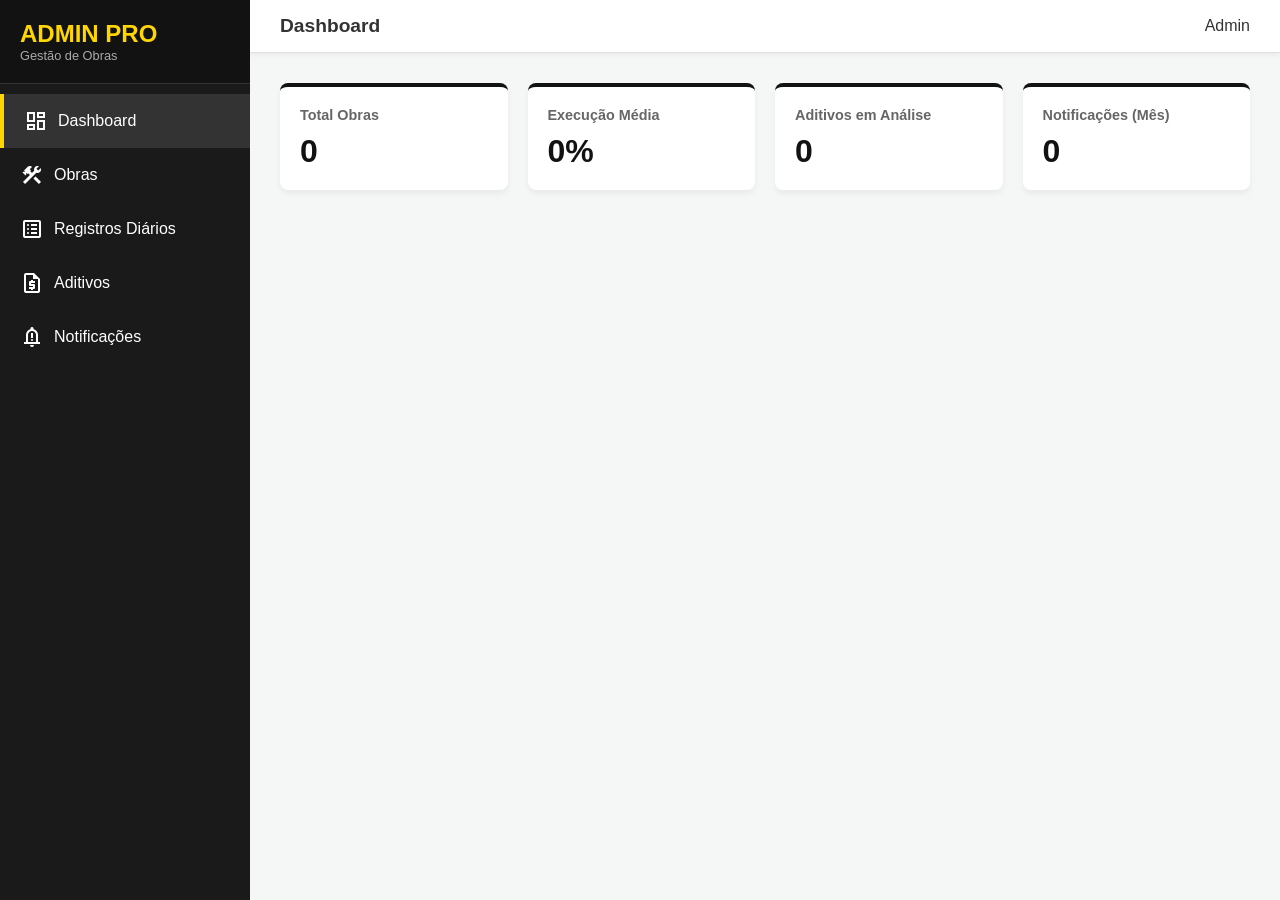
<file: Nova pasta/admin/index.html>
<!DOCTYPE html>
<html lang="pt-BR">
<head>
    <meta charset="UTF-8">
    <meta name="viewport" content="width=device-width, initial-scale=1.0">
    <title>Painel ADMIN - Gestão de Obras</title>
    <link rel="stylesheet" href="css/admin.css">
    <link href="https://fonts.googleapis.com/css2?family=Material+Symbols+Outlined:wght,FILL@400,0&display=swap" rel="stylesheet">
</head>
<body>

    <aside class="sidebar">
        <div class="sidebar-header">
            <h2>ADMIN PRO</h2>
            <p>Gestão de Obras</p>
        </div>
        <nav class="sidebar-nav">
            <button onclick="navigateTo('dashboard')" class="nav-item active" data-target="dashboard">
                <span class="material-symbols-outlined">dashboard</span> Dashboard
            </button>
            <button onclick="navigateTo('obras')" class="nav-item" data-target="obras">
                <span class="material-symbols-outlined">construction</span> Obras
            </button>
            <button onclick="navigateTo('registros')" class="nav-item" data-target="registros">
                <span class="material-symbols-outlined">list_alt</span> Registros Diários
            </button>
            <button onclick="navigateTo('aditivos')" class="nav-item" data-target="aditivos">
                <span class="material-symbols-outlined">request_quote</span> Aditivos
            </button>
            <button onclick="navigateTo('notificacoes')" class="nav-item" data-target="notificacoes">
                <span class="material-symbols-outlined">notification_important</span> Notificações
            </button>
        </nav>
    </aside>

    <main class="main-content">
        <header class="top-header">
            <div class="header-title" id="page-title">Dashboard</div>
            <div class="user-profile">Admin</div>
        </header>

        <div class="content-wrapper">

            <section id="view-dashboard" class="view-section active">
                <div class="dashboard-cards">
                    <div class="card">
                        <h3>Total Obras</h3>
                        <div class="card-value" id="dash-total-obras">0</div>
                    </div>
                    <div class="card">
                        <h3>Execução Média</h3>
                        <div class="card-value" id="dash-media-execucao">0%</div>
                    </div>
                    <div class="card">
                        <h3>Aditivos em Análise</h3>
                        <div class="card-value" id="dash-total-aditivos">0</div>
                    </div>
                    <div class="card">
                        <h3>Notificações (Mês)</h3>
                        <div class="card-value" id="dash-total-notificacoes">0</div>
                    </div>
                </div>
            </section>

            <section id="view-obras" class="view-section hidden">
                <div class="section-header">
                    <h2>Gestão de Obras</h2>
                </div>
                <div class="table-container">
                    <table id="tabela-obras">
                        <thead>
                            <tr>
                                <th>ID</th>
                                <th>Nome da Obra</th>
                                <th>Empresa</th>
                                <th>% Execução</th>
                                <th>Ações</th>
                            </tr>
                        </thead>
                        <tbody>
                            </tbody>
                    </table>
                </div>
            </section>

            <section id="view-registros" class="view-section hidden">
                <div class="section-header">
                    <h2>Registros Diários</h2>
                    
                    <div class="filters" style="display: flex; gap: 10px; align-items: center;">
                        <select id="filtro-obra-registros" onchange="carregarRegistros()">
                            <option value="">Todas as Obras</option>
                        </select>
                        
                        <input type="date" id="filtro-data-registros" onchange="carregarRegistros()">
                        
                        <button class="btn-primary" onclick="gerarRelatorioDaDataSelecionada()" style="display: flex; align-items: center; gap: 5px;">
                            <span class="material-symbols-outlined" style="font-size: 18px;">print</span> 
                            IMPRIMIR RELATÓRIO
                        </button>
                    </div>
                    
                </div>
                
                <div class="registros-grid" id="lista-registros">
                    </div>
            </section>

            <section id="view-aditivos" class="view-section hidden">
                <div class="section-header">
                    <h2>Controle de Aditivos</h2>
                    <button class="btn-primary" onclick="abrirModalAditivo()">+ Novo Aditivo</button>
                </div>
                <div class="table-container">
                    <table id="tabela-aditivos">
                        <thead>
                            <tr>
                                <th>Data Solicit.</th>
                                <th>Obra</th>
                                <th>Tipo</th>
                                <th>Descrição</th>
                                <th>Status</th>
                                <th>Ações</th>
                            </tr>
                        </thead>
                        <tbody>
                            </tbody>
                    </table>
                </div>
            </section>

            <section id="view-notificacoes" class="view-section hidden">
                <div class="section-header">
                    <h2>Histórico de Notificações</h2>
                    <button class="btn-primary" onclick="abrirModalNotificacao()">+ Nova Notificação</button>
                </div>
                <div class="table-container">
                    <table id="tabela-notificacoes">
                        <thead>
                            <tr>
                                <th>Data</th>
                                <th>Obra</th>
                                <th>Assunto</th>
                                <th>Reincidência</th>
                                <th>Detalhes</th>
                            </tr>
                        </thead>
                        <tbody>
                            </tbody>
                    </table>
                </div>
            </section>

        </div>
    </main>

    <div id="loading-overlay" class="overlay hidden">
        <div class="spinner">A carregar...</div>
    </div>

    <script src="js/api.js"></script>
    <script src="js/admin.js"></script>
</body>
</html>
</file>
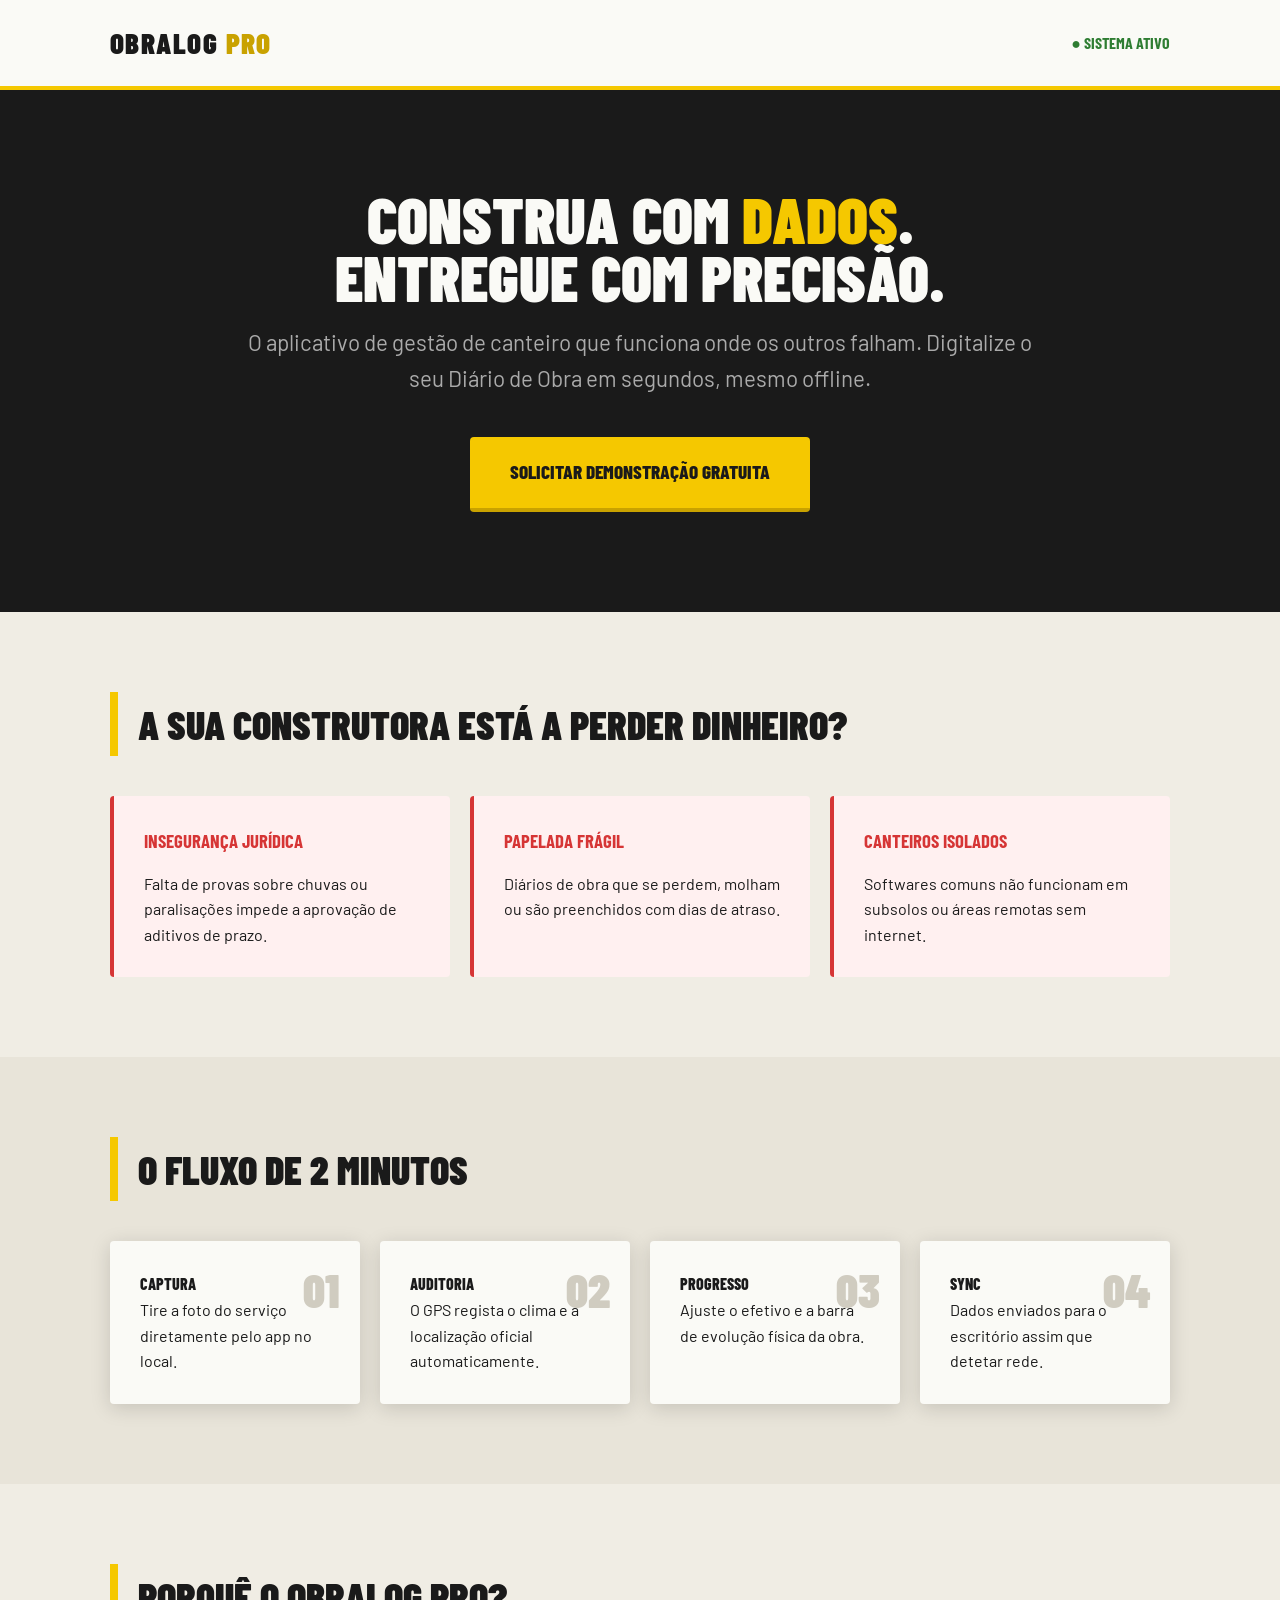
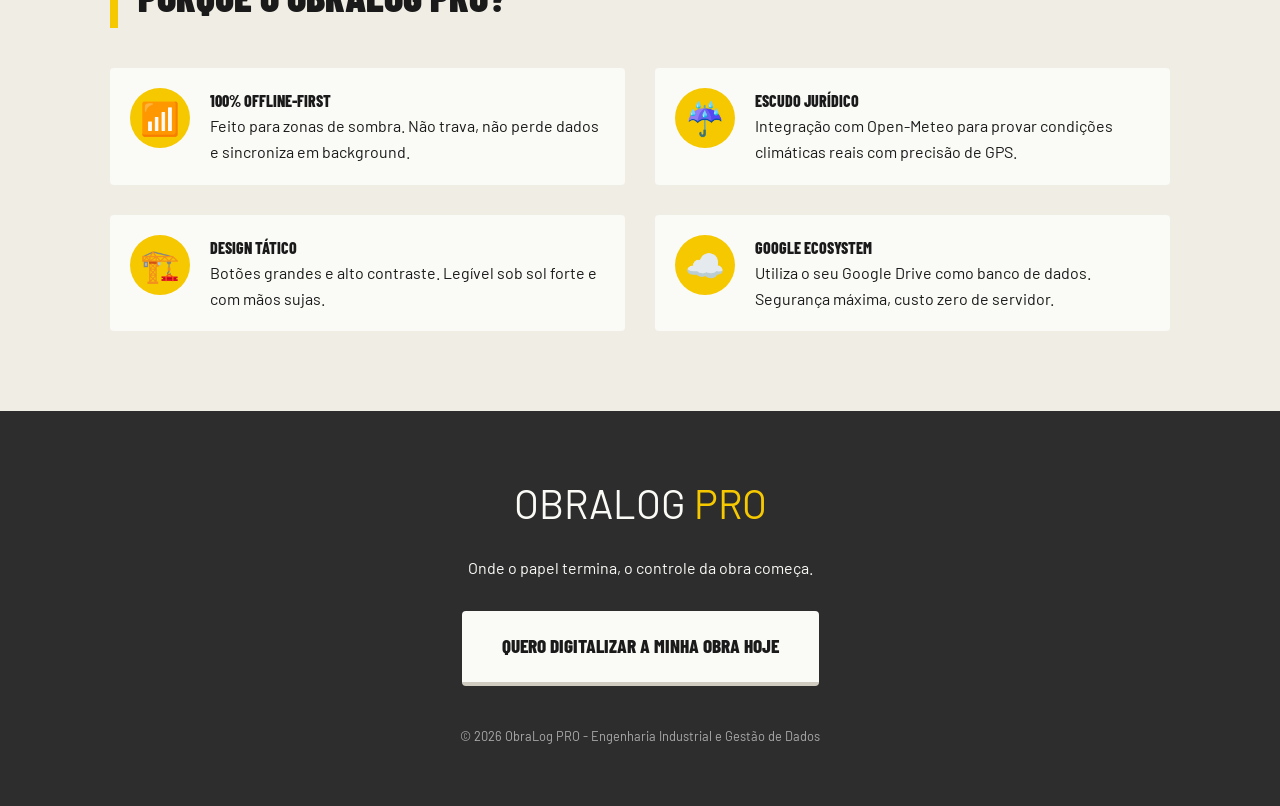
<file: obralog.html>
<!DOCTYPE html>
<html lang="pt-pt">
<head>
    <meta charset="UTF-8">
    <meta name="viewport" content="width=device-width, initial-scale=1.0">
    <title>ObraLog PRO | Onde o papel termina, o controle da obra começa</title>
    <link rel="preconnect" href="https://fonts.googleapis.com">
    <link rel="preconnect" href="https://fonts.gstatic.com" crossorigin>
    <link href="https://fonts.googleapis.com/css2?family=Barlow+Condensed:wght@400;600;700;800;900&family=Barlow:wght@400;500;600&display=swap" rel="stylesheet">
    <style>
        /* INTEGRAÇÃO DO styles.css FORNECIDO */
        :root {
            --yellow:   #F5C800;
            --yellow-dark: #C9A200;
            --black:    #1A1A1A;
            --dark:     #2D2D2D;
            --grey-bg:  #F0EDE4;
            --grey-card:#E8E4D9;
            --grey-mid: #AAAAAA;
            --grey-line:#D0CCC0;
            --white:    #FAFAF6;
            --red:      #D63535;
            --red-bg:   #FFF0F0;
            --green:    #2E7D32;
            --font-display: 'Barlow Condensed', sans-serif;
            --font-body:    'Barlow', sans-serif;
            --radius: 4px;
            --shadow: 0 4px 20px rgba(0,0,0,0.15);
        }

        *, *::before, *::after { box-sizing: border-box; margin: 0; padding: 0; }
        
        body {
            font-family: var(--font-body);
            background: var(--grey-bg);
            color: var(--black);
            line-height: 1.6;
        }

        /* Layout de Landing Page (Diferente da visualização Mobile App) */
        .container {
            max-width: 1100px;
            margin: 0 auto;
            padding: 0 20px;
        }

        /* TOP BAR */
        .top-bar {
            background: var(--white);
            border-bottom: 4px solid var(--yellow);
            padding: 20px 0;
            position: sticky;
            top: 0;
            z-index: 1000;
        }
        .top-bar .logo {
            font-family: var(--font-display);
            font-weight: 900;
            font-size: 1.8rem;
            text-transform: uppercase;
            letter-spacing: 0.05em;
        }
        .top-bar .logo span { color: var(--yellow-dark); }

        /* HERO SECTION */
        .hero {
            background: var(--black);
            color: var(--white);
            padding: 100px 0;
            text-align: center;
        }
        .hero h1 {
            font-family: var(--font-display);
            font-size: 4rem;
            font-weight: 900;
            text-transform: uppercase;
            line-height: 0.9;
            margin-bottom: 20px;
        }
        .hero h1 span { color: var(--yellow); }
        .hero p {
            font-size: 1.4rem;
            color: var(--grey-mid);
            max-width: 800px;
            margin: 0 auto 40px;
        }

        /* BOTÕES */
        .btn-primary {
            display: inline-flex;
            align-items: center;
            background: var(--yellow);
            color: var(--black);
            padding: 20px 40px;
            border-radius: var(--radius);
            font-family: var(--font-display);
            font-weight: 800;
            text-transform: uppercase;
            text-decoration: none;
            font-size: 1.2rem;
            border-bottom: 4px solid var(--yellow-dark);
            transition: transform 0.1s;
        }
        .btn-primary:hover { transform: translateY(-2px); }

        /* SECTIONS */
        section { padding: 80px 0; }
        .section-title {
            font-family: var(--font-display);
            font-size: 2.5rem;
            font-weight: 900;
            text-transform: uppercase;
            margin-bottom: 40px;
            border-left: 8px solid var(--yellow);
            padding-left: 20px;
        }

        /* GRID DE PROBLEMAS/DORES */
        .problem-grid {
            display: grid;
            grid-template-columns: repeat(auto-fit, minmax(250px, 1fr));
            gap: 20px;
        }
        .problem-card {
            background: var(--red-bg);
            border-left: 4px solid var(--red);
            padding: 30px;
            border-radius: var(--radius);
        }
        .problem-card h3 {
            font-family: var(--font-display);
            color: var(--red);
            text-transform: uppercase;
            margin-bottom: 15px;
        }

        /* FUNCIONAMENTO (STEPS) */
        .steps-grid {
            display: grid;
            grid-template-columns: repeat(auto-fit, minmax(200px, 1fr));
            gap: 20px;
            margin-top: 40px;
        }
        .step-box {
            background: var(--white);
            padding: 30px;
            border-radius: var(--radius);
            box-shadow: var(--shadow);
            position: relative;
        }
        .step-num {
            font-family: var(--font-display);
            font-size: 3rem;
            font-weight: 900;
            color: var(--grey-line);
            position: absolute;
            top: 10px;
            right: 20px;
        }

        /* FEATURES (DIFERENCIAIS) */
        .features-grid {
            display: grid;
            grid-template-columns: 1fr 1fr;
            gap: 30px;
        }
        .feature-item {
            display: flex;
            gap: 20px;
            background: var(--white);
            padding: 20px;
            border-radius: var(--radius);
        }
        .feature-icon {
            font-size: 2rem;
            background: var(--yellow);
            width: 60px;
            height: 60px;
            display: flex;
            align-items: center;
            justify-content: center;
            border-radius: 50%;
            flex-shrink: 0;
        }

        /* FOOTER */
        footer {
            background: var(--dark);
            color: var(--white);
            padding: 60px 0;
            text-align: center;
        }

        /* RESPONSIVIDADE */
        @media (max-width: 768px) {
            .hero h1 { font-size: 2.5rem; }
            .features-grid { grid-template-columns: 1fr; }
        }
    </style>
</head>
<body>

    <header class="top-bar">
        <div class="container" style="display: flex; justify-content: space-between; align-items: center;">
            <div class="logo">OBRALOG <span>PRO</span></div>
            <div style="font-family: var(--font-display); font-weight: 700; color: var(--green);">● SISTEMA ATIVO</div>
        </div>
    </header>

    <section class="hero">
        <div class="container">
            <h1>CONSTRUA COM <span>DADOS</span>.<br>ENTREGUE COM PRECISÃO.</h1>
            <p>O aplicativo de gestão de canteiro que funciona onde os outros falham. Digitalize o seu Diário de Obra em segundos, mesmo offline.</p>
            <a href="#" class="btn-primary">SOLICITAR DEMONSTRAÇÃO GRATUITA</a>
        </div>
    </section>

    <section id="problemas">
        <div class="container">
            <h2 class="section-title">A SUA CONSTRUTORA ESTÁ A PERDER DINHEIRO?</h2>
            <div class="problem-grid">
                <div class="problem-card">
                    <h3>Insegurança Jurídica</h3>
                    <p>Falta de provas sobre chuvas ou paralisações impede a aprovação de aditivos de prazo.</p>
                </div>
                <div class="problem-card">
                    <h3>Papelada Frágil</h3>
                    <p>Diários de obra que se perdem, molham ou são preenchidos com dias de atraso.</p>
                </div>
                <div class="problem-card">
                    <h3>Canteiros Isolados</h3>
                    <p>Softwares comuns não funcionam em subsolos ou áreas remotas sem internet.</p>
                </div>
            </div>
        </div>
    </section>

    <section id="como-funciona" style="background: var(--grey-card);">
        <div class="container">
            <h2 class="section-title">O FLUXO DE 2 MINUTOS</h2>
            <div class="steps-grid">
                <div class="step-box">
                    <div class="step-num">01</div>
                    <h4 style="font-family: var(--font-display); font-weight: 800;">CAPTURA</h4>
                    <p>Tire a foto do serviço diretamente pelo app no local.</p>
                </div>
                <div class="step-box">
                    <div class="step-num">02</div>
                    <h4 style="font-family: var(--font-display); font-weight: 800;">AUDITORIA</h4>
                    <p>O GPS regista o clima e a localização oficial automaticamente.</p>
                </div>
                <div class="step-box">
                    <div class="step-num">03</div>
                    <h4 style="font-family: var(--font-display); font-weight: 800;">PROGRESSO</h4>
                    <p>Ajuste o efetivo e a barra de evolução física da obra.</p>
                </div>
                <div class="step-box">
                    <div class="step-num">04</div>
                    <h4 style="font-family: var(--font-display); font-weight: 800;">SYNC</h4>
                    <p>Dados enviados para o escritório assim que detetar rede.</p>
                </div>
            </div>
        </div>
    </section>

    <section id="features">
        <div class="container">
            <h2 class="section-title">PORQUÊ O OBRALOG PRO?</h2>
            <div class="features-grid">
                <div class="feature-item">
                    <div class="feature-icon">📶</div>
                    <div>
                        <h4 style="font-family: var(--font-display); font-weight: 800;">100% OFFLINE-FIRST</h4>
                        <p>Feito para zonas de sombra. Não trava, não perde dados e sincroniza em background.</p>
                    </div>
                </div>
                <div class="feature-item">
                    <div class="feature-icon">☔</div>
                    <div>
                        <h4 style="font-family: var(--font-display); font-weight: 800;">ESCUDO JURÍDICO</h4>
                        <p>Integração com Open-Meteo para provar condições climáticas reais com precisão de GPS.</p>
                    </div>
                </div>
                <div class="feature-item">
                    <div class="feature-icon">🏗️</div>
                    <div>
                        <h4 style="font-family: var(--font-display); font-weight: 800;">DESIGN TÁTICO</h4>
                        <p>Botões grandes e alto contraste. Legível sob sol forte e com mãos sujas.</p>
                    </div>
                </div>
                <div class="feature-item">
                    <div class="feature-icon">☁️</div>
                    <div>
                        <h4 style="font-family: var(--font-display); font-weight: 800;">GOOGLE ECOSYSTEM</h4>
                        <p>Utiliza o seu Google Drive como banco de dados. Segurança máxima, custo zero de servidor.</p>
                    </div>
                </div>
            </div>
        </div>
    </section>

    <footer>
        <div class="container">
            <div class="logo" style="font-size: 2.5rem; margin-bottom: 20px;">OBRALOG <span style="color: var(--yellow);">PRO</span></div>
            <p style="margin-bottom: 30px;">Onde o papel termina, o controle da obra começa.</p>
            <a href="#" class="btn-primary" style="background: var(--white); border-color: var(--grey-line);">QUERO DIGITALIZAR A MINHA OBRA HOJE</a>
            <p style="margin-top: 40px; font-size: 0.8rem; color: var(--grey-mid);">© 2026 ObraLog PRO - Engenharia Industrial e Gestão de Dados</p>
        </div>
    </footer>

</body>
</html>
</file>
<file: Nova pasta/admin/css/admin.css>
/* Variáveis de Tema (Alto Contraste) */
:root {
    --bg-dark: #121212;
    --sidebar-bg: #1a1a1a;
    --card-bg: #ffffff;
    --primary: #FFD600; /* Amarelo Construção */
    --primary-dark: #B29600;
    --text-main: #333333;
    --text-light: #ffffff;
    --border: #e0e0e0;
    --danger: #d32f2f;
    --success: #2e7d32;
    --font-family: 'Segoe UI', Tahoma, Geneva, Verdana, sans-serif;
}

* { box-sizing: border-box; margin: 0; padding: 0; }

body {
    font-family: var(--font-family);
    background-color: #f4f7f6;
    color: var(--text-main);
    display: flex;
    height: 100vh;
    overflow: hidden;
}

/* SIDEBAR */
.sidebar {
    width: 250px;
    background-color: var(--sidebar-bg);
    color: var(--text-light);
    display: flex;
    flex-direction: column;
}

.sidebar-header {
    padding: 20px;
    border-bottom: 1px solid #333;
    background-color: var(--bg-dark);
}

.sidebar-header h2 { color: var(--primary); font-size: 1.5rem; }
.sidebar-header p { font-size: 0.8rem; color: #aaa; }

.sidebar-nav {
    display: flex;
    flex-direction: column;
    padding-top: 10px;
}

.nav-item {
    background: none;
    border: none;
    color: var(--text-light);
    padding: 15px 20px;
    text-align: left;
    font-size: 1rem;
    cursor: pointer;
    display: flex;
    align-items: center;
    gap: 10px;
    transition: background 0.2s;
}

.nav-item:hover, .nav-item.active {
    background-color: #333;
    border-left: 4px solid var(--primary);
}

/* ÁREA PRINCIPAL */
.main-content {
    flex: 1;
    display: flex;
    flex-direction: column;
    overflow-y: auto;
}

.top-header {
    background-color: var(--card-bg);
    padding: 15px 30px;
    display: flex;
    justify-content: space-between;
    align-items: center;
    border-bottom: 1px solid var(--border);
    box-shadow: 0 2px 5px rgba(0,0,0,0.05);
}

.header-title { font-size: 1.2rem; font-weight: bold; }

.content-wrapper { padding: 30px; }

/* UTILITÁRIOS & VIEWS */
.hidden { display: none !important; }
.view-section { animation: fadeIn 0.3s ease; }
@keyframes fadeIn { from { opacity: 0; } to { opacity: 1; } }

.section-header {
    display: flex;
    justify-content: space-between;
    align-items: center;
    margin-bottom: 20px;
}

.btn-primary {
    background-color: var(--primary);
    color: var(--bg-dark);
    border: none;
    padding: 10px 20px;
    font-weight: bold;
    cursor: pointer;
    border-radius: 4px;
}
.btn-primary:hover { background-color: var(--primary-dark); }

/* DASHBOARD CARDS */
.dashboard-cards {
    display: grid;
    grid-template-columns: repeat(auto-fit, minmax(200px, 1fr));
    gap: 20px;
}

.card {
    background-color: var(--card-bg);
    padding: 20px;
    border-radius: 8px;
    box-shadow: 0 4px 6px rgba(0,0,0,0.05);
    border-top: 4px solid var(--bg-dark);
}

.card h3 { font-size: 0.9rem; color: #666; margin-bottom: 10px; }
.card-value { font-size: 2rem; font-weight: bold; color: var(--bg-dark); }

/* TABELAS */
.table-container {
    background: var(--card-bg);
    border-radius: 8px;
    box-shadow: 0 4px 6px rgba(0,0,0,0.05);
    overflow-x: auto;
}

table {
    width: 100%;
    border-collapse: collapse;
}

th, td {
    padding: 12px 15px;
    text-align: left;
    border-bottom: 1px solid var(--border);
}

th { background-color: #f9f9f9; font-weight: 600; color: #555; }
tr:hover { background-color: #f5f5f5; }

.badge {
    padding: 4px 8px;
    border-radius: 12px;
    font-size: 0.8rem;
    font-weight: bold;
    display: inline-block;
}
.badge.em-analise { background-color: #fff3e0; color: #e65100; }
.badge.aprovado { background-color: #e8f5e9; color: var(--success); }
.badge.reincidente { background-color: #ffebee; color: var(--danger); }

/* REGISTROS GRID */
.registros-grid {
    display: grid;
    grid-template-columns: repeat(auto-fill, minmax(300px, 1fr));
    gap: 20px;
}
.registro-card {
    background: var(--card-bg);
    border-radius: 8px;
    padding: 15px;
    box-shadow: 0 2px 4px rgba(0,0,0,0.1);
    border-left: 4px solid var(--primary);
}
.registro-card h4 { margin-bottom: 5px; }
.registro-card .meta { font-size: 0.8rem; color: #777; margin-bottom: 10px; }

/* OVERLAY LOADING */
.overlay {
    position: fixed;
    top: 0; left: 0; width: 100%; height: 100%;
    background: rgba(0,0,0,0.5);
    display: flex;
    align-items: center;
    justify-content: center;
    z-index: 9999;
    color: white;
    font-size: 1.5rem;
}
</file>
